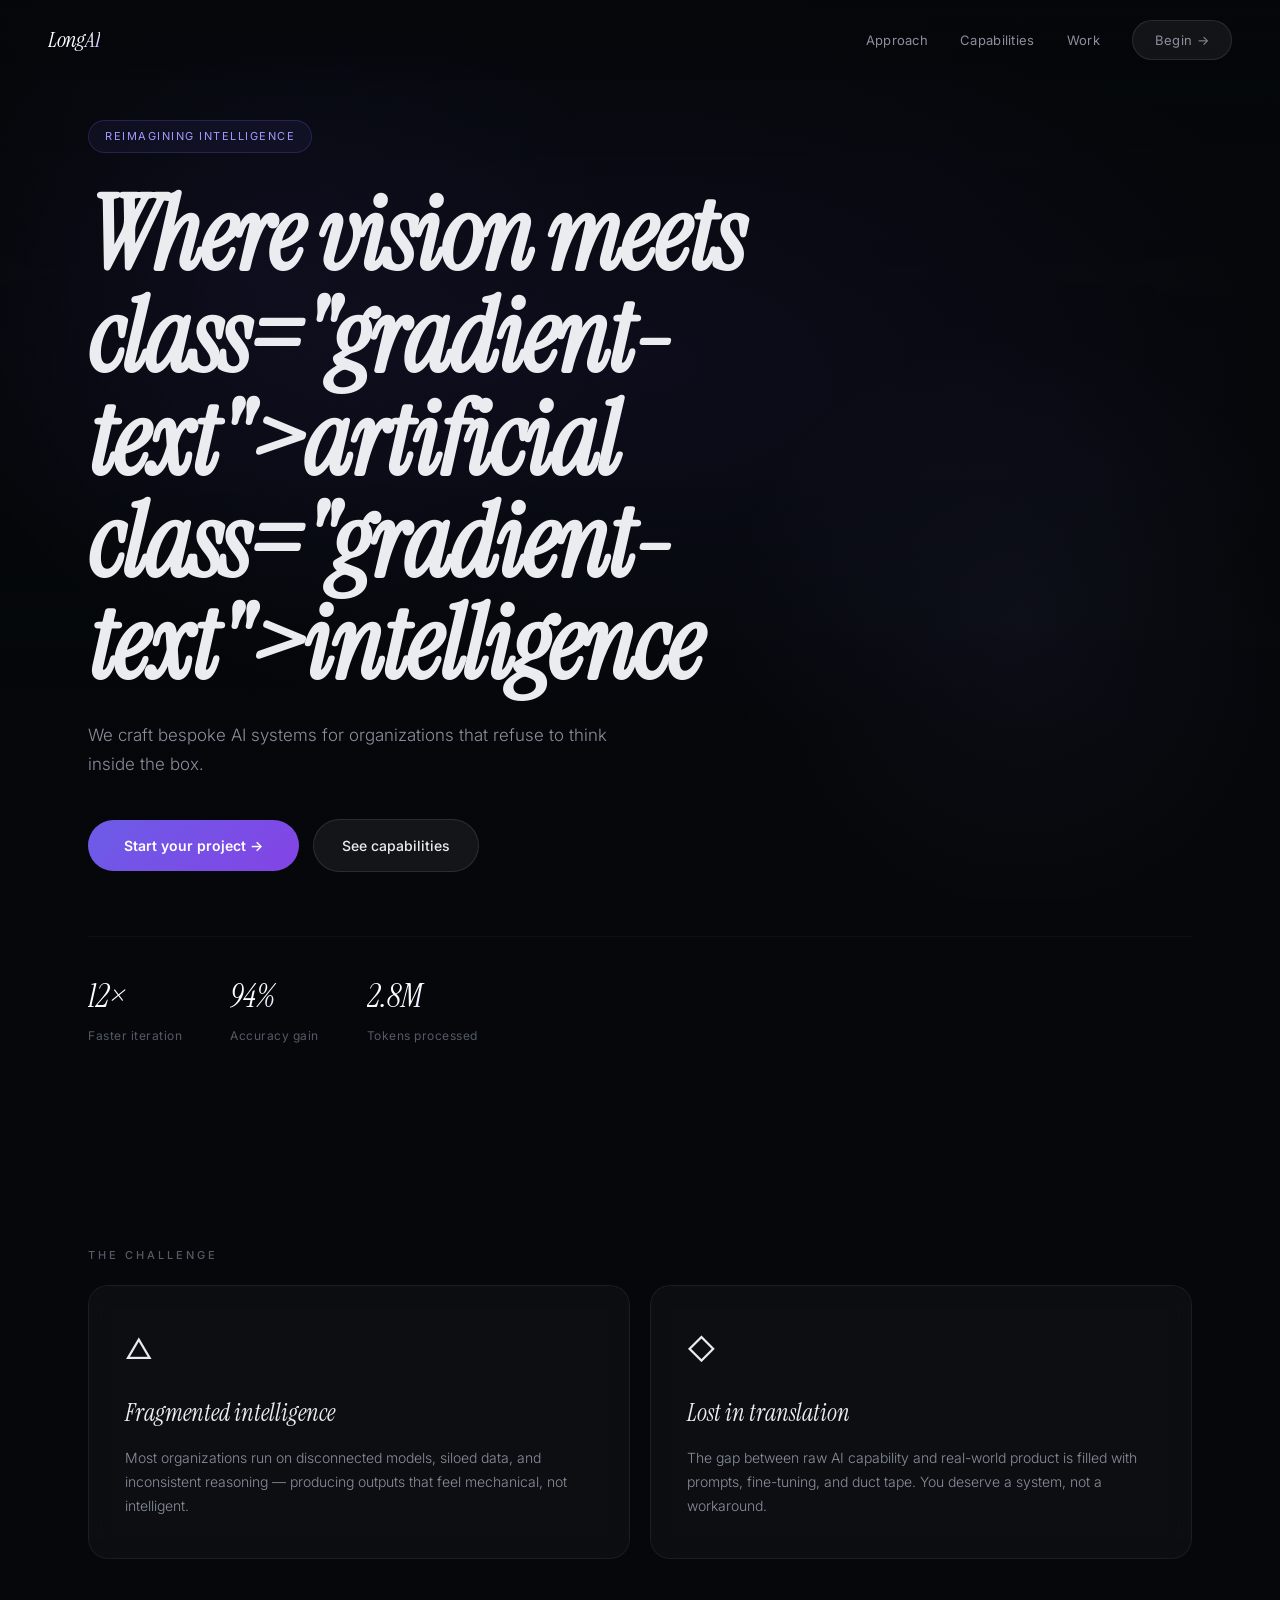
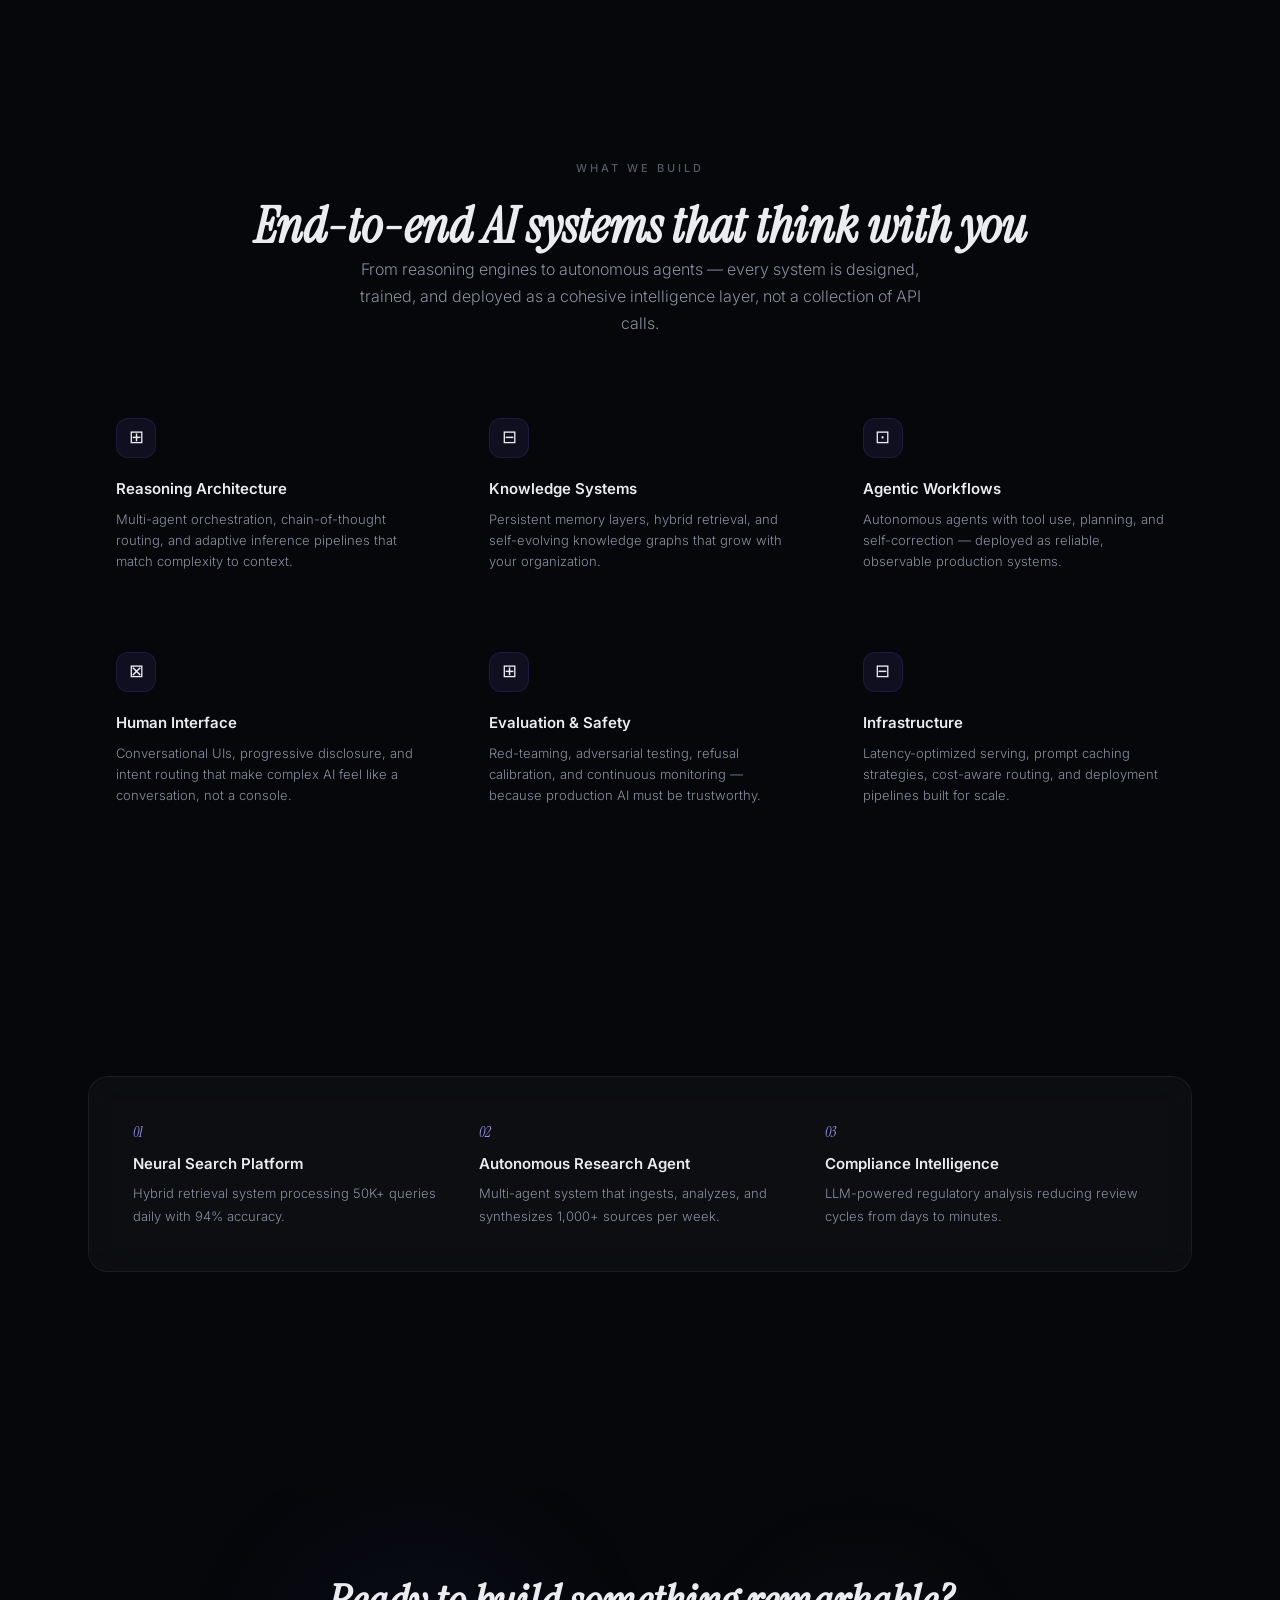
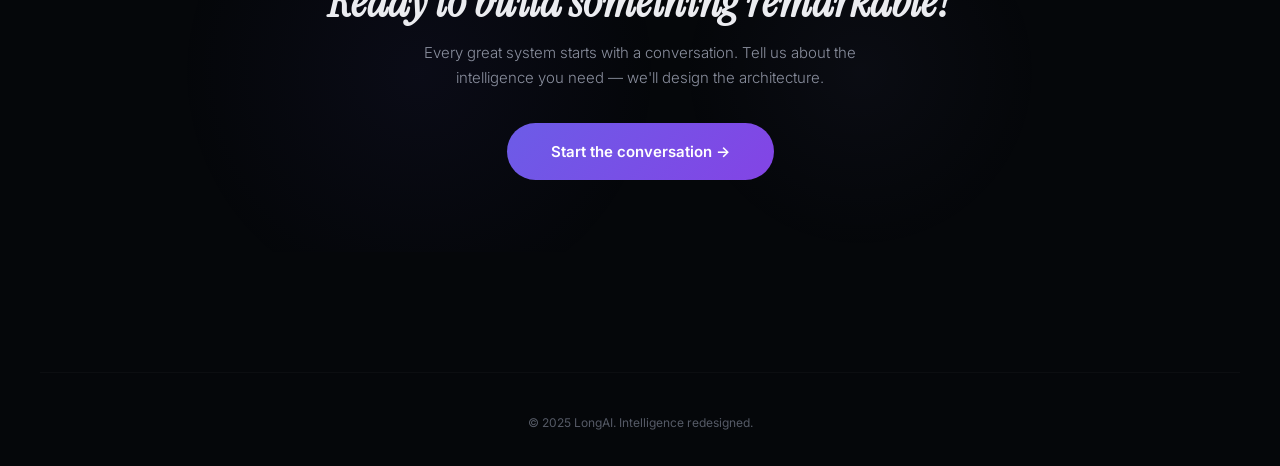
<file: landing.html>
<!DOCTYPE html>
<html lang="en">
<head>
<meta charset="UTF-8">
<meta name="viewport" content="width=device-width, initial-scale=1.0">
<title>LongAI · Intelligence Redesigned</title>
<link rel="preconnect" href="https://fonts.googleapis.com">
<link href="https://fonts.googleapis.com/css2?family=Instrument+Serif:ital@1&family=Inter:wght@300;400;500;600;700&display=swap" rel="stylesheet">
<style>
/* ═══════════════════════════════════════════
   LONGAI — Dark Luxury AI Landing Page
   ═══════════════════════════════════════════ */

* { margin: 0; padding: 0; box-sizing: border-box; }

:root {
  --bg: #05070a;
  --card: rgba(255,255,255,0.03);
  --glass: rgba(255,255,255,0.06);
  --border: rgba(255,255,255,0.06);
  --border-light: rgba(255,255,255,0.10);
  --text: #ebecf0;
  --text-dim: #8a8f9e;
  --text-muted: #555a66;
  --accent: #6c5ce7;
  --accent2: #a29bfe;
  --glow: rgba(108,92,231,0.25);
  --radius: 20px;
  --radius-sm: 12px;
}

html { scroll-behavior: smooth; }

body {
  font-family: 'Inter', -apple-system, BlinkMacSystemFont, sans-serif;
  background: var(--bg);
  color: var(--text);
  line-height: 1.7;
  overflow-x: hidden;
  -webkit-font-smoothing: antialiased;
}

/* ════════ Video Background ════════ */

.video-bg {
  position: fixed;
  inset: 0;
  z-index: 0;
  overflow: hidden;
}

.video-bg video {
  width: 100%;
  height: 100%;
  object-fit: cover;
  opacity: 0.35;
}

.video-overlay {
  position: absolute;
  inset: 0;
  background:
    radial-gradient(ellipse 80% 60% at 50% 40%, rgba(108,92,231,0.08) 0%, transparent 70%),
    linear-gradient(180deg, rgba(5,7,10,0.92) 0%, rgba(5,7,10,0.70) 30%, rgba(5,7,10,0.85) 70%, rgba(5,7,10,1) 100%);
}

/* animated orbs as fallback texture */
.video-bg::after {
  content: '';
  position: absolute;
  inset: 0;
  background:
    radial-gradient(circle 600px at 20% 30%, rgba(108,92,231,0.06) 0%, transparent 60%),
    radial-gradient(circle 500px at 80% 70%, rgba(162,155,254,0.05) 0%, transparent 60%);
  animation: orbPulse 8s ease-in-out infinite alternate;
}

@keyframes orbPulse {
  0% { opacity: 0.6; transform: scale(1); }
  100% { opacity: 1; transform: scale(1.05); }
}

/* ════════ Nav ════════ */

nav {
  position: fixed;
  top: 0; left: 0; right: 0;
  z-index: 50;
  padding: 20px 48px;
  display: flex;
  align-items: center;
  justify-content: space-between;
  background: linear-gradient(180deg, rgba(5,7,10,0.9) 0%, transparent 100%);
}

.logo-mark {
  font-family: 'Instrument Serif', serif;
  font-style: italic;
  font-size: 22px;
  letter-spacing: -0.3px;
  background: linear-gradient(135deg, #fff 60%, var(--accent2));
  -webkit-background-clip: text;
  -webkit-text-fill-color: transparent;
  background-clip: text;
}

.nav-links { display: flex; gap: 32px; align-items: center; }
.nav-links a {
  color: var(--text-dim);
  text-decoration: none;
  font-size: 13px;
  font-weight: 400;
  transition: color .2s;
  letter-spacing: 0.3px;
}
.nav-links a:hover { color: var(--text); }

.nav-cta {
  padding: 8px 22px;
  border-radius: 40px;
  background: var(--glass);
  border: 1px solid var(--border-light);
  color: var(--text);
  font-size: 12px;
  font-weight: 500;
  text-decoration: none;
  transition: all .2s;
  letter-spacing: 0.3px;
}
.nav-cta:hover {
  background: rgba(255,255,255,0.10);
  border-color: rgba(255,255,255,0.20);
}

/* ════════ Sections ════════ */

section {
  position: relative;
  z-index: 1;
  padding: 100px 48px;
  max-width: 1200px;
  margin: 0 auto;
}

.section-label {
  font-size: 11px;
  text-transform: uppercase;
  letter-spacing: 3px;
  color: var(--text-muted);
  margin-bottom: 20px;
  font-weight: 500;
}

/* ════════ Hero ════════ */

.hero {
  min-height: 100vh;
  display: flex;
  flex-direction: column;
  justify-content: center;
  padding-top: 120px;
}

.hero-tag {
  display: inline-block;
  padding: 6px 16px;
  border-radius: 40px;
  border: 1px solid rgba(108,92,231,0.25);
  background: rgba(108,92,231,0.08);
  font-size: 11px;
  letter-spacing: 1.5px;
  text-transform: uppercase;
  color: var(--accent2);
  margin-bottom: 32px;
  width: fit-content;
}

.hero h1 {
  font-family: 'Instrument Serif', serif;
  font-style: italic;
  font-size: clamp(52px, 8vw, 104px);
  line-height: 1.0;
  letter-spacing: -2px;
  margin-bottom: 24px;
}

.hero h1 .gradient-text {
  background: linear-gradient(135deg, #fff 30%, var(--accent2) 70%, var(--accent) 100%);
  -webkit-background-clip: text;
  -webkit-text-fill-color: transparent;
  background-clip: text;
}

.hero p {
  font-size: 17px;
  color: var(--text-dim);
  max-width: 520px;
  line-height: 1.7;
  margin-bottom: 40px;
  font-weight: 300;
}

.hero-cta-group {
  display: flex;
  gap: 14px;
  align-items: center;
}

.cta-primary {
  display: inline-flex;
  align-items: center;
  gap: 10px;
  padding: 14px 36px;
  border-radius: 40px;
  background: linear-gradient(135deg, var(--accent), #8344e5);
  color: #fff;
  font-size: 14px;
  font-weight: 600;
  text-decoration: none;
  border: none;
  cursor: pointer;
  transition: all .25s;
  position: relative;
  overflow: hidden;
}

.cta-primary::before {
  content: '';
  position: absolute;
  inset: 0;
  background: linear-gradient(135deg, var(--accent2), var(--accent));
  opacity: 0;
  transition: opacity .35s;
}

.cta-primary:hover::before { opacity: 1; }
.cta-primary span { position: relative; z-index: 1; }

.cta-secondary {
  display: inline-flex;
  align-items: center;
  gap: 8px;
  padding: 14px 28px;
  border-radius: 40px;
  background: var(--glass);
  border: 1px solid var(--border-light);
  color: var(--text);
  font-size: 14px;
  font-weight: 500;
  text-decoration: none;
  transition: all .2s;
}

.cta-secondary:hover { background: rgba(255,255,255,0.08); }

.hero-stats {
  display: flex;
  gap: 48px;
  margin-top: 64px;
  padding-top: 32px;
  border-top: 1px solid rgba(255,255,255,0.04);
}

.stat-item { display: flex; flex-direction: column; gap: 2px; }

.stat-number {
  font-family: 'Instrument Serif', serif;
  font-style: italic;
  font-size: 32px;
  background: linear-gradient(135deg, #fff 40%, var(--accent2));
  -webkit-background-clip: text;
  -webkit-text-fill-color: transparent;
  background-clip: text;
}

.stat-label { font-size: 12px; color: var(--text-muted); letter-spacing: 0.5px; }

/* ════════ Glass Card ════════ */

.glass-card {
  background: var(--card);
  border: 1px solid var(--border);
  border-radius: var(--radius);
  padding: 48px 44px;
  backdrop-filter: blur(16px);
  -webkit-backdrop-filter: blur(16px);
  transition: all .35s;
}

.glass-card:hover {
  border-color: var(--border-light);
  box-shadow: 0 8px 48px rgba(108,92,231,0.06);
}

/* ════════ Problem / Insight ════════ */

.insight-grid {
  display: grid;
  grid-template-columns: 1fr 1fr;
  gap: 20px;
}

.insight-card {
  composes: glass-card;
  padding: 40px 36px;
}

.insight-icon {
  font-size: 28px;
  margin-bottom: 20px;
  display: block;
}

.insight-card h3 {
  font-family: 'Instrument Serif', serif;
  font-style: italic;
  font-size: 24px;
  margin-bottom: 12px;
  font-weight: 400;
}

.insight-card p {
  font-size: 14px;
  color: var(--text-dim);
  line-height: 1.7;
  font-weight: 300;
}

/* ════════ Solution ════════ */

.solution {
  text-align: center;
}

.solution h2 {
  font-family: 'Instrument Serif', serif;
  font-style: italic;
  font-size: clamp(36px, 4vw, 56px);
  line-height: 1.15;
  margin-bottom: 20px;
}

.solution .lead {
  font-size: 16px;
  color: var(--text-dim);
  max-width: 600px;
  margin: 0 auto 48px;
  font-weight: 300;
}

.capability-grid {
  display: grid;
  grid-template-columns: repeat(3, 1fr);
  gap: 16px;
  text-align: left;
}

.cap-card {
  composes: glass-card;
  padding: 32px 28px;
}

.cap-card .cap-icon {
  width: 40px;
  height: 40px;
  border-radius: 12px;
  background: rgba(108,92,231,0.10);
  border: 1px solid rgba(108,92,231,0.15);
  display: flex;
  align-items: center;
  justify-content: center;
  font-size: 18px;
  margin-bottom: 18px;
}

.cap-card h4 {
  font-size: 15px;
  font-weight: 600;
  margin-bottom: 8px;
}

.cap-card p {
  font-size: 13px;
  color: var(--text-dim);
  line-height: 1.6;
  font-weight: 300;
}

/* ════════ CTA Section ════════ */

.cta-section {
  text-align: center;
  padding: 120px 48px;
}

.cta-glass {
  composes: glass-card;
  padding: 72px 48px;
  position: relative;
  overflow: hidden;
}

.cta-glass::before {
  content: '';
  position: absolute;
  inset: 0;
  background:
    radial-gradient(circle 400px at 30% 50%, rgba(108,92,231,0.06) 0%, transparent 60%),
    radial-gradient(circle 300px at 70% 50%, rgba(162,155,254,0.04) 0%, transparent 60%);
  pointer-events: none;
}

.cta-glass h2 {
  font-family: 'Instrument Serif', serif;
  font-style: italic;
  font-size: clamp(32px, 3.5vw, 48px);
  margin-bottom: 16px;
  position: relative;
}

.cta-glass p {
  font-size: 15px;
  color: var(--text-dim);
  max-width: 480px;
  margin: 0 auto 32px;
  font-weight: 300;
  position: relative;
}

.cta-glass .cta-primary {
  font-size: 15px;
  padding: 16px 44px;
}

/* ════════ Footer ════════ */

footer {
  position: relative;
  z-index: 1;
  text-align: center;
  padding: 40px 48px 32px;
  font-size: 12px;
  color: var(--text-muted);
  border-top: 1px solid rgba(255,255,255,0.03);
  max-width: 1200px;
  margin: 0 auto;
}

/* ════════ BlurText Animation ════════ */

.blur-text {
  display: inline;
}

.blur-text .bt-word {
  display: inline-block;
  opacity: 0;
  filter: blur(12px);
  transition: opacity 0.6s cubic-bezier(0.22, 1, 0.36, 1),
              filter 0.6s cubic-bezier(0.22, 1, 0.36, 1);
}

.blur-text .bt-word.revealed {
  opacity: 1;
  filter: blur(0px);
}

/* stagger delays set by JS inline style */

/* ════════ Responsive ════════ */

@media (max-width: 768px) {
  nav { padding: 16px 20px; }
  .nav-links { display: none; }
  section { padding: 60px 20px; }
  .insight-grid { grid-template-columns: 1fr; }
  .capability-grid { grid-template-columns: 1fr; }
  .hero-stats { flex-direction: column; gap: 24px; }
  .hero-cta-group { flex-direction: column; align-items: flex-start; }
  .cta-section { padding: 60px 20px; }
  .cta-glass { padding: 48px 24px; }
  .glass-card { padding: 32px 24px; }
}

/* ════════ Reveal on scroll ════════ */

.reveal {
  opacity: 0;
  transform: translateY(30px);
  transition: opacity 0.7s cubic-bezier(0.22, 1, 0.36, 1),
              transform 0.7s cubic-bezier(0.22, 1, 0.36, 1);
}

.reveal.visible {
  opacity: 1;
  transform: translateY(0);
}
</style>
</head>
<body>

<!-- ═══ VIDEO BACKGROUND ═══ -->
<div class="video-bg">
  <!-- Replace src with your cinematic .mp4 -->
  <video autoplay muted loop playsinline poster="">
    <source src="" type="video/mp4">
  </video>
  <div class="video-overlay"></div>
</div>

<!-- ═══ NAV ═══ -->
<nav>
  <div class="logo-mark">LongAI</div>
  <div class="nav-links">
    <a href="#insight">Approach</a>
    <a href="#capabilities">Capabilities</a>
    <a href="#work">Work</a>
    <a href="#contact" class="nav-cta">Begin →</a>
  </div>
</nav>

<!-- ═══ HERO ═══ -->
<section class="hero" id="top">
  <div class="hero-tag">Reimagining intelligence</div>
  <h1>
    <span class="blur-text" id="heroTitle">
      <span>Where</span> <span>vision</span> <span>meets</span><br>
      <span class="gradient-text">artificial</span> <span class="gradient-text">intelligence</span>
    </span>
  </h1>
  <p class="blur-text" id="heroDesc">
    <span>We</span> <span>craft</span> <span>bespoke</span> <span>AI</span> <span>systems</span>
    <span>for</span> <span>organizations</span> <span>that</span> <span>refuse</span> <span>to</span>
    <span>think</span> <span>inside</span> <span>the</span> <span>box.</span>
  </p>
  <div class="hero-cta-group reveal">
    <a href="#contact" class="cta-primary"><span>Start your project →</span></a>
    <a href="#capabilities" class="cta-secondary">See capabilities</a>
  </div>
  <div class="hero-stats reveal">
    <div class="stat-item">
      <span class="stat-number">12×</span>
      <span class="stat-label">Faster iteration</span>
    </div>
    <div class="stat-item">
      <span class="stat-number">94%</span>
      <span class="stat-label">Accuracy gain</span>
    </div>
    <div class="stat-item">
      <span class="stat-number">2.8M</span>
      <span class="stat-label">Tokens processed</span>
    </div>
  </div>
</section>

<!-- ═══ INSIGHT ═══ -->
<section id="insight">
  <div class="section-label reveal">The challenge</div>
  <div class="insight-grid">
    <div class="glass-card insight-card reveal">
      <span class="insight-icon">△</span>
      <h3>Fragmented intelligence</h3>
      <p>Most organizations run on disconnected models, siloed data, and inconsistent reasoning — producing outputs that feel mechanical, not intelligent.</p>
    </div>
    <div class="glass-card insight-card reveal">
      <span class="insight-icon">◇</span>
      <h3>Lost in translation</h3>
      <p>The gap between raw AI capability and real-world product is filled with prompts, fine-tuning, and duct tape. You deserve a system, not a workaround.</p>
    </div>
  </div>
</section>

<!-- ═══ SOLUTION ═══ -->
<section class="solution" id="capabilities">
  <div class="section-label reveal">What we build</div>
  <h2 class="blur-text" id="solTitle">
    <span>End-to-end</span> <span>AI</span> <span>systems</span><br>
    <span>that</span> <span>think</span> <span>with</span> <span>you</span>
  </h2>
  <p class="lead reveal">From reasoning engines to autonomous agents — every system is designed, trained, and deployed as a cohesive intelligence layer, not a collection of API calls.</p>

  <div class="capability-grid">
    <div class="cap-card reveal">
      <div class="cap-icon">⊞</div>
      <h4>Reasoning Architecture</h4>
      <p>Multi-agent orchestration, chain-of-thought routing, and adaptive inference pipelines that match complexity to context.</p>
    </div>
    <div class="cap-card reveal">
      <div class="cap-icon">⊟</div>
      <h4>Knowledge Systems</h4>
      <p>Persistent memory layers, hybrid retrieval, and self-evolving knowledge graphs that grow with your organization.</p>
    </div>
    <div class="cap-card reveal">
      <div class="cap-icon">⊡</div>
      <h4>Agentic Workflows</h4>
      <p>Autonomous agents with tool use, planning, and self-correction — deployed as reliable, observable production systems.</p>
    </div>
    <div class="cap-card reveal">
      <div class="cap-icon">⊠</div>
      <h4>Human Interface</h4>
      <p>Conversational UIs, progressive disclosure, and intent routing that make complex AI feel like a conversation, not a console.</p>
    </div>
    <div class="cap-card reveal">
      <div class="cap-icon">⊞</div>
      <h4>Evaluation & Safety</h4>
      <p>Red-teaming, adversarial testing, refusal calibration, and continuous monitoring — because production AI must be trustworthy.</p>
    </div>
    <div class="cap-card reveal">
      <div class="cap-icon">⊟</div>
      <h4>Infrastructure</h4>
      <p>Latency-optimized serving, prompt caching strategies, cost-aware routing, and deployment pipelines built for scale.</p>
    </div>
  </div>
</section>

<!-- ═══ WORK ═══ -->
<section id="work">
  <div class="section-label reveal">Selected work</div>
  <div class="glass-card" style="padding:44px;">
    <div style="display:grid;grid-template-columns:1fr 1fr 1fr;gap:24px;">
      <div class="reveal">
        <div style="font-family:'Instrument Serif',serif;font-style:italic;font-size:14px;color:var(--accent2);margin-bottom:6px">01</div>
        <h4 style="font-size:15px;font-weight:600;margin-bottom:6px">Neural Search Platform</h4>
        <p style="font-size:13px;color:var(--text-dim);font-weight:300">Hybrid retrieval system processing 50K+ queries daily with 94% accuracy.</p>
      </div>
      <div class="reveal">
        <div style="font-family:'Instrument Serif',serif;font-style:italic;font-size:14px;color:var(--accent2);margin-bottom:6px">02</div>
        <h4 style="font-size:15px;font-weight:600;margin-bottom:6px">Autonomous Research Agent</h4>
        <p style="font-size:13px;color:var(--text-dim);font-weight:300">Multi-agent system that ingests, analyzes, and synthesizes 1,000+ sources per week.</p>
      </div>
      <div class="reveal">
        <div style="font-family:'Instrument Serif',serif;font-style:italic;font-size:14px;color:var(--accent2);margin-bottom:6px">03</div>
        <h4 style="font-size:15px;font-weight:600;margin-bottom:6px">Compliance Intelligence</h4>
        <p style="font-size:13px;color:var(--text-dim);font-weight:300">LLM-powered regulatory analysis reducing review cycles from days to minutes.</p>
      </div>
    </div>
  </div>
</section>

<!-- ═══ CTA ═══ -->
<section class="cta-section" id="contact">
  <div class="cta-glass reveal">
    <h2 class="blur-text" id="ctaTitle">
      <span>Ready</span> <span>to</span> <span>build</span><br>
      <span>something</span> <span>remarkable?</span>
    </h2>
    <p>Every great system starts with a conversation. Tell us about the intelligence you need — we'll design the architecture.</p>
    <a href="#" class="cta-primary"><span>Start the conversation →</span></a>
  </div>
</section>

<footer>
  © 2025 LongAI. Intelligence redesigned.
</footer>

<!-- ════════ JS ════════ -->
<script>
(function() {
  'use strict';

  // ═══════════════════════════════
  // BlurText — word-by-word reveal
  // ═══════════════════════════════

  function initBlurText() {
    document.querySelectorAll('.blur-text').forEach(container => {
      // get original HTML, split into word tokens
      const html = container.innerHTML;
      // wrap each word in a span
      const processed = html.replace(/(\S+)/g, (match, word) => {
        return `<span class="bt-word">${word}</span>`;
      });
      container.innerHTML = processed;

      const words = container.querySelectorAll('.bt-word');
      const stagger = 60; // ms between each word

      const observer = new IntersectionObserver((entries) => {
        entries.forEach(entry => {
          if (entry.isIntersecting) {
            words.forEach((word, i) => {
              setTimeout(() => {
                word.classList.add('revealed');
              }, i * stagger);
            });
            observer.unobserve(container);
          }
        });
      }, { threshold: 0.2 });

      observer.observe(container);
    });
  }

  // ═══════════════════════════════
  // Reveal on scroll
  // ═══════════════════════════════

  function initReveal() {
    const revealObserver = new IntersectionObserver((entries) => {
      entries.forEach(entry => {
        if (entry.isIntersecting) {
          entry.target.classList.add('visible');
          revealObserver.unobserve(entry.target);
        }
      });
    }, { threshold: 0.1, rootMargin: '0px 0px -40px 0px' });

    document.querySelectorAll('.reveal').forEach(el => revealObserver.observe(el));
  }

  // ═══════════════════════════════
  // Init
  // ═══════════════════════════════

  document.addEventListener('DOMContentLoaded', () => {
    initBlurText();
    initReveal();
  });

})();
</script>
</body>
</html>
</file>
